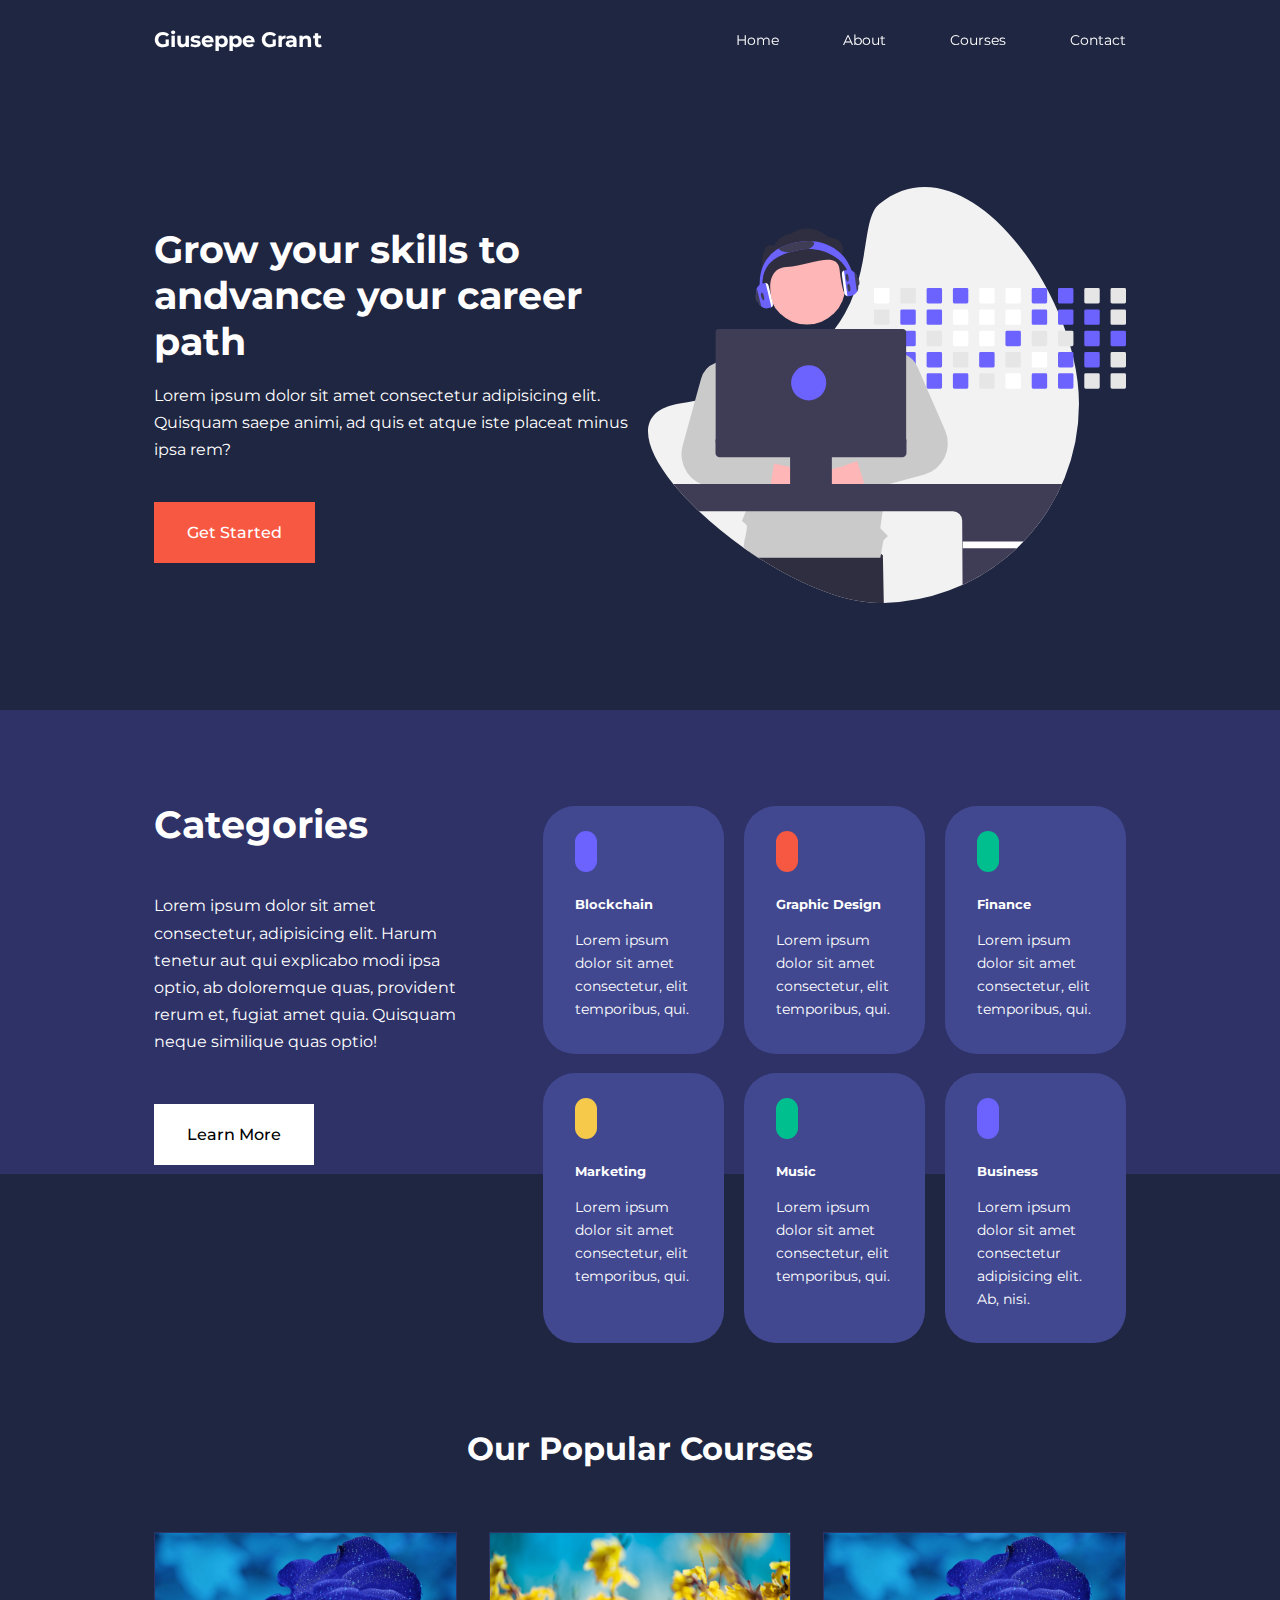
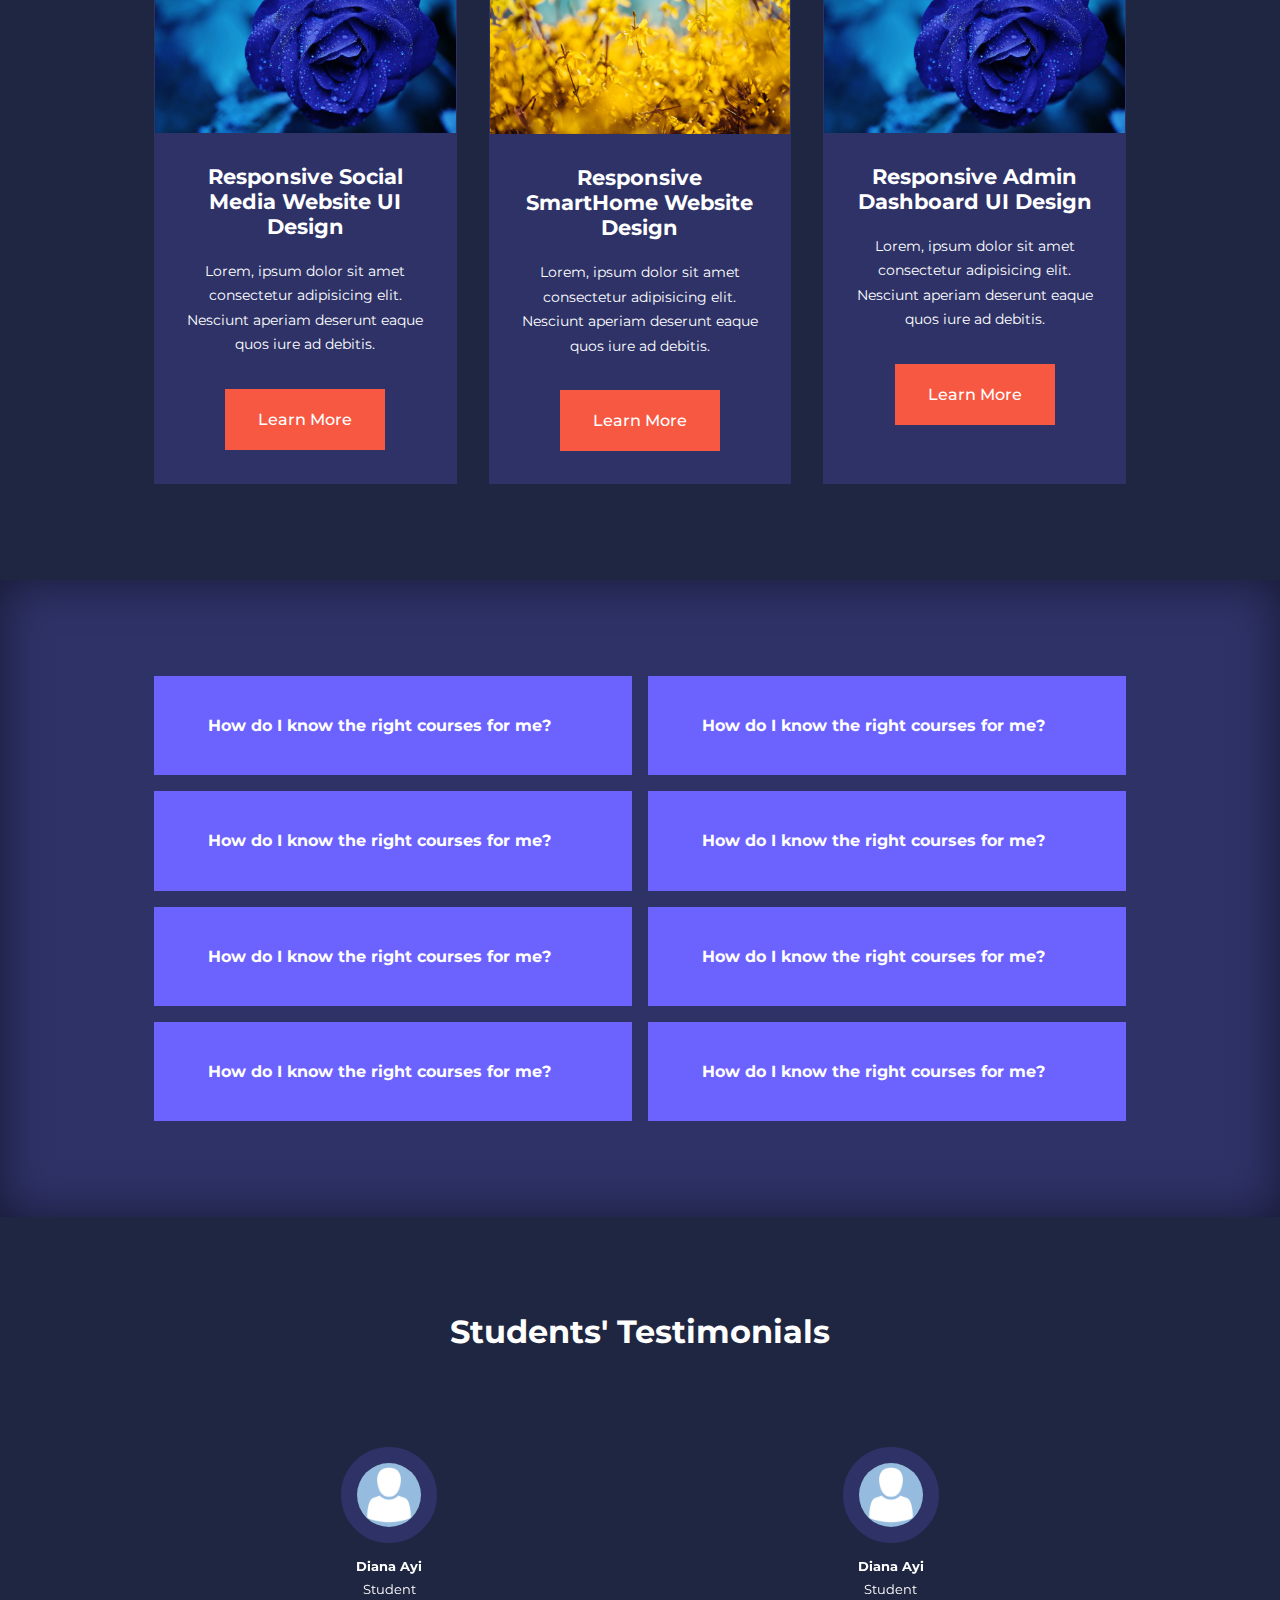
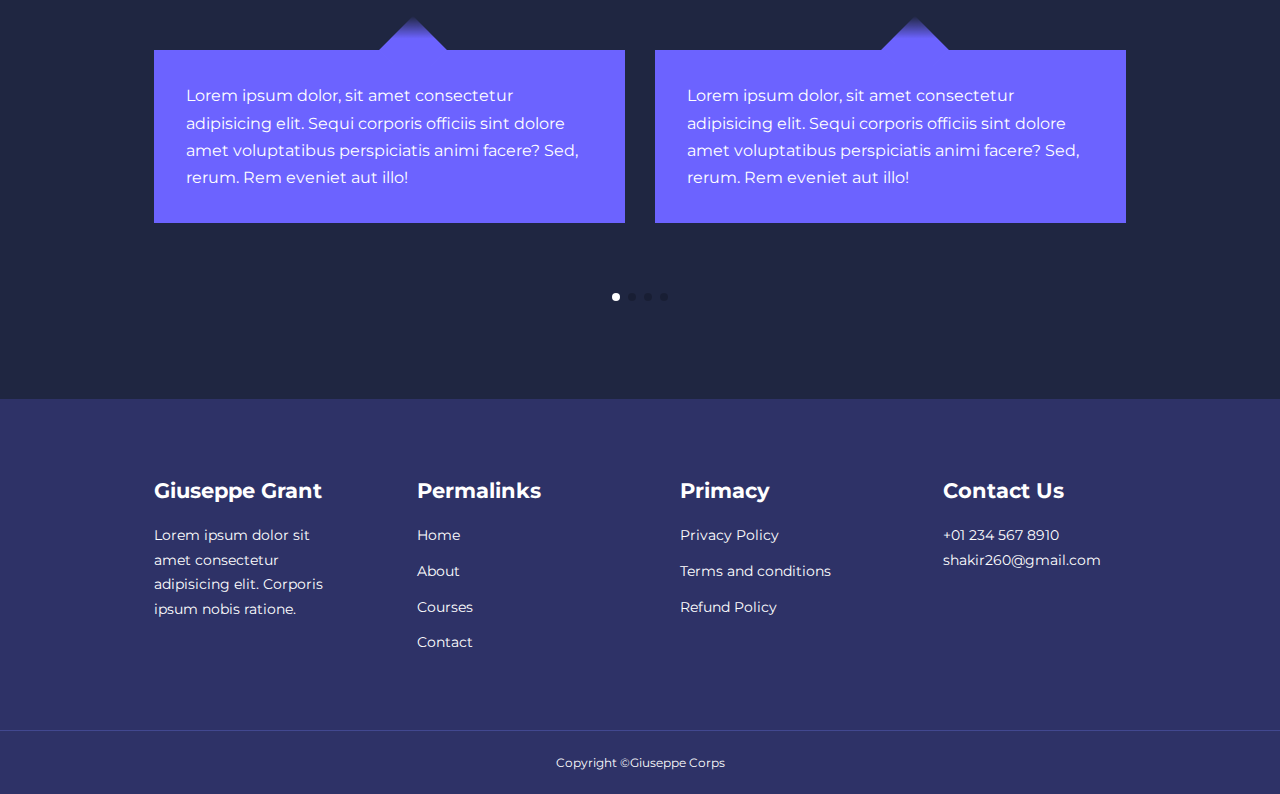
<file: docs/index.html>
<!DOCTYPE html>
<html lang="en">
  <head>
    <meta charset="UTF-8" />
    <meta http-equiv="X-UA-Compatible" content="IE=edge" />
    <meta name="viewport" content="width=device-width, initial-scale=1.0" />
    <title>
      Responsive Multipage Education Website Using HTML, CSs & JavaSCript
    </title>

    <!-- ICONSCOUT CDN -->
    <link
      rel="stylesheet"
      href="https://unicons.iconscout.com/release/v2.1.6/css/unicons.css"
    />

    <!-- GOOGLE FONTS (MONTSERRAT) -->
    <link rel="preconnect" href="https://fonts.googleapis.com" />
    <link rel="preconnect" href="https://fonts.gstatic.com" crossorigin />
    <link
      href="https://fonts.googleapis.com/css2?family=Montserrat:wght@300;400;500;600;700;800;900&display=swap"
      rel="stylesheet"
    />

    <!-- SWIPER JS -->
    <link
      rel="stylesheet"
      href="https://unpkg.com/swiper@8/swiper-bundle.min.css"
    />

    <link rel="stylesheet" href="./css/style.css" />
  </head>
  <body>
    <!--  ==========     NAVBAR     =========  -->
    <nav>
      <div class="container nav__container">
        <a href="index.html"><h4>Giuseppe Grant</h4></a>
        <ul class="nav__menu">
          <li><a href="index.html">Home</a></li>
          <li><a href="about.html">About</a></li>
          <li><a href="courses.html">Courses</a></li>
          <li><a href="contact.html">Contact</a></li>
        </ul>

        <button id="open-menu-btn"><i class="uil uil-bars"></i></button>
        <button id="close-menu-btn"><i class="uil uil-multiply"></i></button>
      </div>
    </nav>
    <!--  ==========    END OF NAVBAR     =========  -->

    <!--  ==========     HEADER     =========  -->
    <header>
      <div class="container header__container">
        <div class="header__left">
          <h1>Grow your skills to andvance your career path</h1>
          <p>
            Lorem ipsum dolor sit amet consectetur adipisicing elit. Quisquam
            saepe animi, ad quis et atque iste placeat minus ipsa rem?
          </p>
          <a href="courses.html" class="btn btn-primary">Get Started</a>
        </div>
        <div class="header__right">
          <div class="header__right-image">
            <img src="./images/header.svg" />
          </div>
        </div>
      </div>
    </header>
    <!--  ==========     END OF HEADER     =========  -->

    <!--  ==========     CATEGORIES     =========  -->
    <section class="categories">
      <div class="container categories__container">
        <div class="categories__left">
          <h1>Categories</h1>
          <p>
            Lorem ipsum dolor sit amet consectetur, adipisicing elit. Harum
            tenetur aut qui explicabo modi ipsa optio, ab doloremque quas,
            provident rerum et, fugiat amet quia. Quisquam neque similique quas
            optio!
          </p>
          <a href="#" class="btn">Learn More</a>
        </div>
        <div class="categories__right">
          <article class="category">
            <span class="category__icon">
              <i class="uil uil-bitcoin-circle"></i>
            </span>
            <h5>Blockchain</h5>
            <p>Lorem ipsum dolor sit amet consectetur, elit temporibus, qui.</p>
          </article>

          <article class="category">
            <span class="category__icon">
              <i class="uil uil-palette"></i>
            </span>
            <h5>Graphic Design</h5>
            <p>Lorem ipsum dolor sit amet consectetur, elit temporibus, qui.</p>
          </article>

          <article class="category">
            <span class="category__icon">
              <i class="uil uil-usd-circle"></i>
            </span>
            <h5>Finance</h5>
            <p>Lorem ipsum dolor sit amet consectetur, elit temporibus, qui.</p>
          </article>

          <article class="category">
            <span class="category__icon">
              <i class="uil uil-megaphone"></i>
            </span>
            <h5>Marketing</h5>
            <p>Lorem ipsum dolor sit amet consectetur, elit temporibus, qui.</p>
          </article>

          <article class="category">
            <span class="category__icon">
              <i class="uil uil-music"></i>
            </span>
            <h5>Music</h5>
            <p>Lorem ipsum dolor sit amet consectetur, elit temporibus, qui.</p>
          </article>

          <article class="category">
            <span class="category__icon">
              <i class="uil uil-puzzle-piece"></i>
            </span>
            <h5>Business</h5>
            <p>
              Lorem ipsum dolor sit amet consectetur adipisicing elit. Ab, nisi.
            </p>
          </article>
        </div>
      </div>
    </section>
    <!--  ==========     END OF CATEGORIES     =========  -->

    <!--  ==========     COURSES     =========  -->
    <section class="courses">
      <h2>Our Popular Courses</h2>
      <div class="container courses__container">
        <article class="course">
          <div class="course__image">
            <img src="./images/course1.jpg" />
          </div>
          <div class="course__info">
            <h4>Responsive Social Media Website UI Design</h4>
            <p>
              Lorem, ipsum dolor sit amet consectetur adipisicing elit. Nesciunt
              aperiam deserunt eaque quos iure ad debitis.
            </p>
            <a href="course.html" class="btn btn-primary">Learn More</a>
          </div>
        </article>

        <article class="course">
          <div class="course__image">
            <img src="./images/course2.jpg" alt="" srcset="" />
          </div>
          <div class="course__info">
            <h4>Responsive SmartHome Website Design</h4>
            <p>
              Lorem, ipsum dolor sit amet consectetur adipisicing elit. Nesciunt
              aperiam deserunt eaque quos iure ad debitis.
            </p>
            <a href="course.html" class="btn btn-primary">Learn More</a>
          </div>
        </article>

        <article class="course">
          <div class="course__image">
            <img src="./images/course3.jpg" alt="" srcset="" />
          </div>
          <div class="course__info">
            <h4>Responsive Admin Dashboard UI Design</h4>
            <p>
              Lorem, ipsum dolor sit amet consectetur adipisicing elit. Nesciunt
              aperiam deserunt eaque quos iure ad debitis.
            </p>
            <a href="course.html" class="btn btn-primary">Learn More</a>
          </div>
        </article>
      </div>
    </section>
    <!--  ==========     END OF COURSES     =========  -->

    <!--  ==========     FQAs     =========  -->
    <section class="faqs">
      <div class="container faqs__container">
        <article class="faq">
          <div class="faq__icon"><i class="uil uil-plus"></i></div>
          <div class="question__answer">
            <h4>How do I know the right courses for me?</h4>
            <p>
              Lorem ipsum dolor sit amet consectetur adipisicing elit. Velit
              laudantium quis qui similique quidem at voluptatem ex. Est dolorum
              minima dolor aut ut, accusantium vitae architecto aliquid nostrum
              numquam quibusdam.
            </p>
          </div>
        </article>

        <article class="faq">
          <div class="faq__icon"><i class="uil uil-plus"></i></div>
          <div class="question__answer">
            <h4>How do I know the right courses for me?</h4>
            <p>
              Lorem ipsum dolor sit amet consectetur adipisicing elit. Velit
              laudantium quis qui similique quidem at voluptatem ex. Est dolorum
              minima dolor aut ut, accusantium vitae architecto aliquid nostrum
              numquam quibusdam.
            </p>
          </div>
        </article>

        <article class="faq">
          <div class="faq__icon"><i class="uil uil-plus"></i></div>
          <div class="question__answer">
            <h4>How do I know the right courses for me?</h4>
            <p>
              Lorem ipsum dolor sit amet consectetur adipisicing elit. Velit
              laudantium quis qui similique quidem at voluptatem ex. Est dolorum
              minima dolor aut ut, accusantium vitae architecto aliquid nostrum
              numquam quibusdam.
            </p>
          </div>
        </article>

        <article class="faq">
          <div class="faq__icon"><i class="uil uil-plus"></i></div>
          <div class="question__answer">
            <h4>How do I know the right courses for me?</h4>
            <p>
              Lorem ipsum dolor sit amet consectetur adipisicing elit. Velit
              laudantium quis qui similique quidem at voluptatem ex. Est dolorum
              minima dolor aut ut, accusantium vitae architecto aliquid nostrum
              numquam quibusdam.
            </p>
          </div>
        </article>

        <article class="faq">
          <div class="faq__icon"><i class="uil uil-plus"></i></div>
          <div class="question__answer">
            <h4>How do I know the right courses for me?</h4>
            <p>
              Lorem ipsum dolor sit amet consectetur adipisicing elit. Velit
              laudantium quis qui similique quidem at voluptatem ex. Est dolorum
              minima dolor aut ut, accusantium vitae architecto aliquid nostrum
              numquam quibusdam.
            </p>
          </div>
        </article>

        <article class="faq">
          <div class="faq__icon"><i class="uil uil-plus"></i></div>
          <div class="question__answer">
            <h4>How do I know the right courses for me?</h4>
            <p>
              Lorem ipsum dolor sit amet consectetur adipisicing elit. Velit
              laudantium quis qui similique quidem at voluptatem ex. Est dolorum
              minima dolor aut ut, accusantium vitae architecto aliquid nostrum
              numquam quibusdam.
            </p>
          </div>
        </article>

        <article class="faq">
          <div class="faq__icon"><i class="uil uil-plus"></i></div>
          <div class="question__answer">
            <h4>How do I know the right courses for me?</h4>
            <p>
              Lorem ipsum dolor sit amet consectetur adipisicing elit. Velit
              laudantium quis qui similique quidem at voluptatem ex. Est dolorum
              minima dolor aut ut, accusantium vitae architecto aliquid nostrum
              numquam quibusdam.
            </p>
          </div>
        </article>

        <article class="faq">
          <div class="faq__icon"><i class="uil uil-plus"></i></div>
          <div class="question__answer">
            <h4>How do I know the right courses for me?</h4>
            <p>
              Lorem ipsum dolor sit amet consectetur adipisicing elit. Velit
              laudantium quis qui similique quidem at voluptatem ex. Est dolorum
              minima dolor aut ut, accusantium vitae architecto aliquid nostrum
              numquam quibusdam.
            </p>
          </div>
        </article>
      </div>
    </section>
    <!--  ==========     END OF FQAs     =========  -->

    <!--  ==========     SECTION     =========  -->
    <section class="container testimonials__container mySwiper">
      <h2>Students' Testimonials</h2>
      <div class="swiper-wrapper">
        <article class="testimonial swiper-slide">
          <div class="avatar">
            <img src="./images/avatar1.png" />
          </div>
          <div class="testimonial__info">
            <h5>Diana Ayi</h5>
            <small>Student</small>
          </div>
          <div class="testimonial__body">
            <p>
              Lorem ipsum dolor, sit amet consectetur adipisicing elit. Sequi
              corporis officiis sint dolore amet voluptatibus perspiciatis animi
              facere? Sed, rerum. Rem eveniet aut illo!
            </p>
          </div>
        </article>

        <article class="testimonial swiper-slide">
          <div class="avatar">
            <img src="./images/avatar2.png" />
          </div>
          <div class="testimonial__info">
            <h5>Diana Ayi</h5>
            <small>Student</small>
          </div>
          <div class="testimonial__body">
            <p>
              Lorem ipsum dolor, sit amet consectetur adipisicing elit. Sequi
              corporis officiis sint dolore amet voluptatibus perspiciatis animi
              facere? Sed, rerum. Rem eveniet aut illo!
            </p>
          </div>
        </article>

        <article class="testimonial swiper-slide">
          <div class="avatar">
            <img src="./images/avatar3.png" />
          </div>
          <div class="testimonial__info">
            <h5>Diana Ayi</h5>
            <small>Student</small>
          </div>
          <div class="testimonial__body">
            <p>
              Lorem ipsum dolor, sit amet consectetur adipisicing elit. Sequi
              corporis officiis sint dolore amet voluptatibus perspiciatis animi
              facere? Sed, rerum. Rem eveniet aut illo!
            </p>
          </div>
        </article>

        <article class="testimonial swiper-slide">
          <div class="avatar">
            <img src="./images/avatar4.png" />
          </div>
          <div class="testimonial__info">
            <h5>Diana Ayi</h5>
            <small>Student</small>
          </div>
          <div class="testimonial__body">
            <p>
              Lorem ipsum dolor, sit amet consectetur adipisicing elit. Sequi
              corporis officiis sint dolore amet voluptatibus perspiciatis animi
              facere? Sed, rerum. Rem eveniet aut illo!
            </p>
          </div>
        </article>

        <article class="testimonial swiper-slide">
          <div class="avatar">
            <img src="./images/avatar5.png" />
          </div>
          <div class="testimonial__info">
            <h5>Diana Ayi</h5>
            <small>Student</small>
          </div>
          <div class="testimonial__body">
            <p>
              Lorem ipsum dolor, sit amet consectetur adipisicing elit. Sequi
              corporis officiis sint dolore amet voluptatibus perspiciatis animi
              facere? Sed, rerum. Rem eveniet aut illo!
            </p>
          </div>
        </article>
      </div>
      <div class="swiper-pagination"></div>
    </section>
    <!--  ==========     END OF SECTION     =========  -->

    <!--  ==========     FOOTER     =========  -->
    <footer class="footer">
      <div class="container footer__container">
        <div class="footer__1">
          <a href="index.html" class="footer__logo"><h4>Giuseppe Grant</h4></a>
          <p>
            Lorem ipsum dolor sit amet consectetur adipisicing elit. Corporis
            ipsum nobis ratione.
          </p>
        </div>
        <div class="footer__2">
          <h4>Permalinks</h4>
          <ul class="permalinks">
            <li><a href="index.html">Home</a></li>
            <li><a href="about.html">About</a></li>
            <li><a href="courses.html">Courses</a></li>
            <li><a href="contact.html">Contact</a></li>
          </ul>
        </div>
        <div class="footer__3">
          <h4>Primacy</h4>
          <ul class="privacy">
            <li><a href="#">Privacy Policy</a></li>
            <li><a href="#">Terms and conditions</a></li>
            <li><a href="#">Refund Policy</a></li>
          </ul>
        </div>
        <div class="footer__4">
          <h4>Contact Us</h4>
          <div>
            <p>+01 234 567 8910</p>
            <p>shakir260@gmail.com</p>
          </div>
          <ul class="footer__socials">
          <li>
            <a href="#"><i class="uil uil-facebook-f"></i></a>
          </li>
          <li>
            <a href="#"><i class="uil uil-instagram-alt"></i></a>
          </li>
          <li>
            <a href="#"><i class="uil uil-twitter"></i></a>
          </li>
          <li>
            <a href="#"><i class="uil uil-linkedin-alt"></i></a>
          </li>
        </ul>
        </div>
      </div>
      
      <div class="footer__copyright">
        <small>Copyright &copy;Giuseppe Corps</small>
      </div>
    </footer>
    <!--  ==========     END OF FOOTER     =========  -->

    <script src="https://unpkg.com/swiper@8/swiper-bundle.min.js"></script>
    <script src="./main.js"></script>
  </body>
</html>
</file>
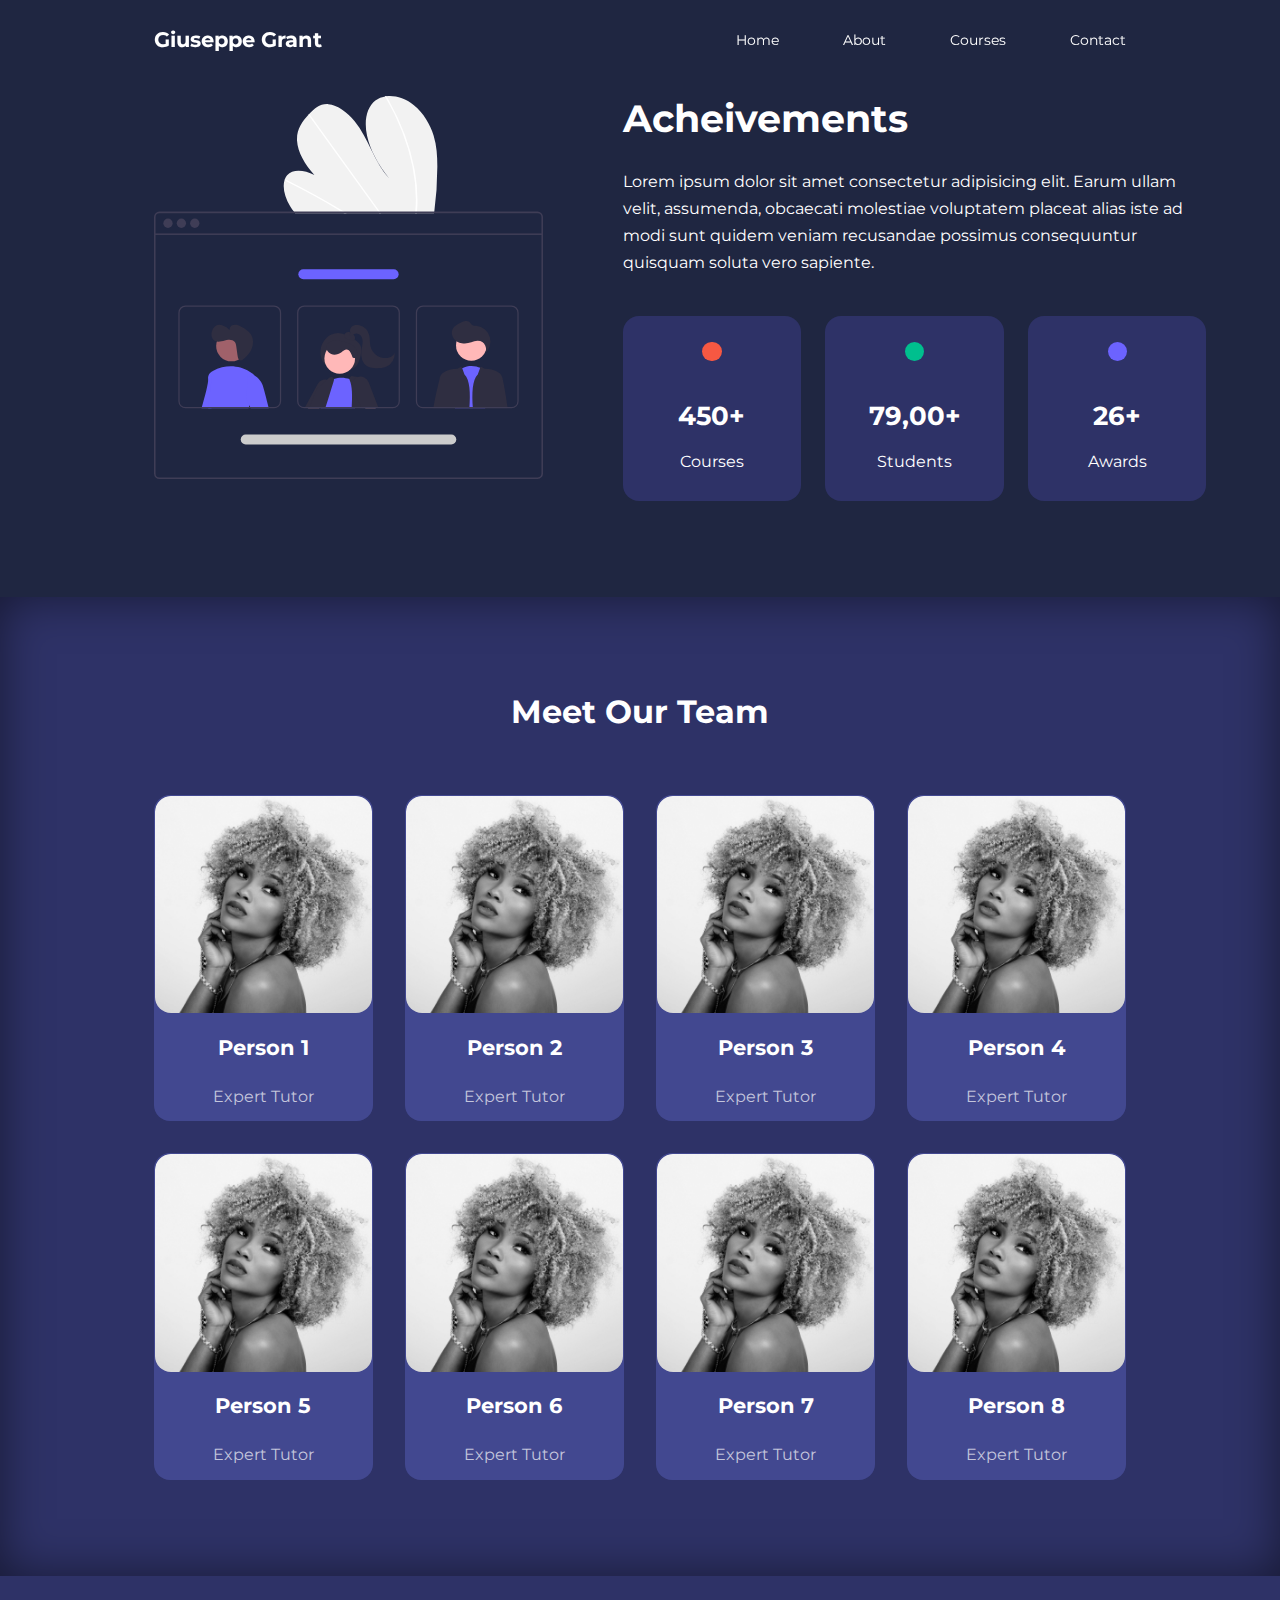
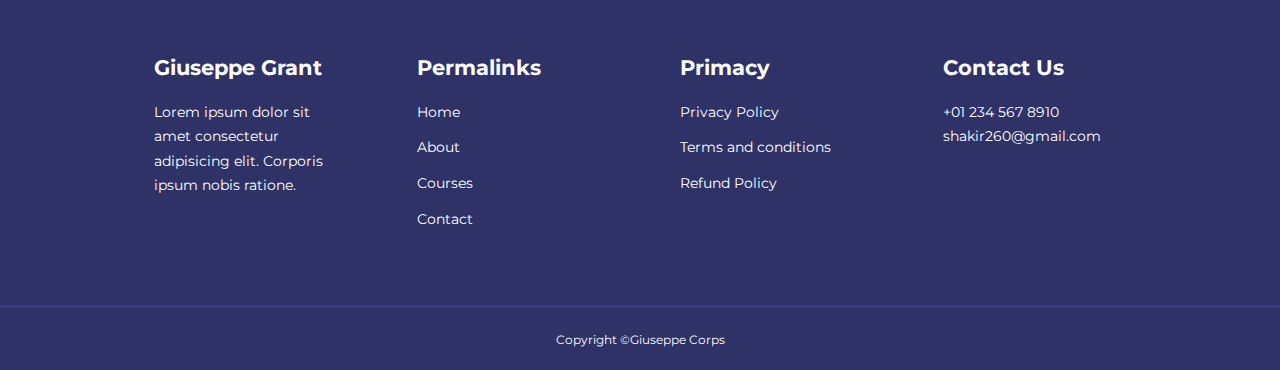
<file: docs/about.html>
<!DOCTYPE html>
<html lang="en">
  <head>
    <meta charset="UTF-8" />
    <meta http-equiv="X-UA-Compatible" content="IE=edge" />
    <meta name="viewport" content="width=device-width, initial-scale=1.0" />
    <title>
      Responsive Multipage Education Website Using HTML, CSs & JavaSCript
    </title>

    <!-- ICONSCOUT CDN -->
    <link
      rel="stylesheet"
      href="https://unicons.iconscout.com/release/v2.1.6/css/unicons.css"
    />

    <!-- GOOGLE FONTS (MONTSERRAT) -->
    <link rel="preconnect" href="https://fonts.googleapis.com" />
    <link rel="preconnect" href="https://fonts.gstatic.com" crossorigin />
    <link
      href="https://fonts.googleapis.com/css2?family=Montserrat:wght@300;400;500;600;700;800;900&display=swap"
      rel="stylesheet"
    />

    <link rel="stylesheet" href="./css/style.css" />
    <link rel="stylesheet" href="./css/about.css" />
  </head>
  <body>
    <!--  ==========     NAVBAR     =========  -->
    <nav>
      <div class="container nav__container">
        <a href="index.html"><h4>Giuseppe Grant</h4></a>
        <ul class="nav__menu">
          <li><a href="index.html">Home</a></li>
          <li><a href="about.html">About</a></li>
          <li><a href="courses.html">Courses</a></li>
          <li><a href="contact.html">Contact</a></li>
        </ul>

        <button id="open-menu-btn"><i class="uil uil-bars"></i></button>
        <button id="close-menu-btn"><i class="uil uil-multiply"></i></button>
      </div>
    </nav>
    <!--  ==========    END OF NAVBAR     =========  -->

    <!--  ==========     ACHIEVEMENT     =========  -->
    <section class="about__achievements">
      <div class="container about__achievements-container">
        <div class="about__achievements-left">
          <img src="./images/about achievements.svg" />
        </div>
        <div class="about__achievements-right">
          <h1>Acheivements</h1>
          <p>
            Lorem ipsum dolor sit amet consectetur adipisicing elit. Earum ullam
            velit, assumenda, obcaecati molestiae voluptatem placeat alias iste
            ad modi sunt quidem veniam recusandae possimus consequuntur quisquam
            soluta vero sapiente.
          </p>
          <div class="achievements__cards">
            <article class="achievement__card">
              <span class="achievement__icon">
                <i class="ui uil-video"></i>
              </span>
              <h3>450+</h3>
              <p>Courses</p>
            </article>

            <article class="achievement__card">
              <span class="achievement__icon">
                <i class="ui uil-users-alt"></i>
              </span>
              <h3>79,00+</h3>
              <p>Students</p>
            </article>

            <article class="achievement__card">
              <span class="achievement__icon">
                <i class="ui uil-trophy"></i>
              </span>
              <h3>26+</h3>
              <p>Awards</p>
            </article>
          </div>
        </div>
      </div>
    </section>
    <!--  ==========     END OF ACHIEVEMENT     =========  -->

    <!--  ==========     TEAM     =========  -->
    <section class="team">
      <h2>Meet Our Team</h2>
      <div class="container team__container">
        <article class="team__member">
          <div class="team__member-image">
            <img src="./images/tm1.jpg" />
          </div>
          <div class="team__member-info">
            <h4>Person 1</h4>
            <p>Expert Tutor</p>
          </div>
          <div class="team__member-socials">
            <a href="https://instagram.com" target="_blank"
              ><i class="uil uil-instagram"></i
            ></a>
            <a href="https://twitter.com" target="_blank"
              ><i class="uil uil-twitter-alt"></i
            ></a>
            <a href="https://linkedin.com" target="_blank"
              ><i class="uil uil-linkedin-alt"></i
            ></a>
          </div>
        </article>
        <article class="team__member">
          <div class="team__member-image">
            <img src="./images/tm2.jpg" />
          </div>
          <div class="team__member-info">
            <h4>Person 2</h4>
            <p>Expert Tutor</p>
          </div>
          <div class="team__member-socials">
            <a href="https://instagram.com" target="_blank"
              ><i class="uil uil-instagram"></i
            ></a>
            <a href="https://twitter.com" target="_blank"
              ><i class="uil uil-twitter-alt"></i
            ></a>
            <a href="https://linkedin.com" target="_blank"
              ><i class="uil uil-linkedin-alt"></i
            ></a>
          </div>
        </article>
        <article class="team__member">
          <div class="team__member-image">
            <img src="./images/tm3.jpg" />
          </div>
          <div class="team__member-info">
            <h4>Person 3</h4>
            <p>Expert Tutor</p>
          </div>
          <div class="team__member-socials">
            <a href="https://instagram.com" target="_blank"
              ><i class="uil uil-instagram"></i
            ></a>
            <a href="https://twitter.com" target="_blank"
              ><i class="uil uil-twitter-alt"></i
            ></a>
            <a href="https://linkedin.com" target="_blank"
              ><i class="uil uil-linkedin-alt"></i
            ></a>
          </div>
        </article>
        <article class="team__member">
          <div class="team__member-image">
            <img src="./images/tm4.jpg" />
          </div>
          <div class="team__member-info">
            <h4>Person 4</h4>
            <p>Expert Tutor</p>
          </div>
          <div class="team__member-socials">
            <a href="https://instagram.com" target="_blank"
              ><i class="uil uil-instagram"></i
            ></a>
            <a href="https://twitter.com" target="_blank"
              ><i class="uil uil-twitter-alt"></i
            ></a>
            <a href="https://linkedin.com" target="_blank"
              ><i class="uil uil-linkedin-alt"></i
            ></a>
          </div>
        </article>
        <article class="team__member">
          <div class="team__member-image">
            <img src="./images/tm5.jpg" />
          </div>
          <div class="team__member-info">
            <h4>Person 5</h4>
            <p>Expert Tutor</p>
          </div>
          <div class="team__member-socials">
            <a href="https://instagram.com" target="_blank"
              ><i class="uil uil-instagram"></i
            ></a>
            <a href="https://twitter.com" target="_blank"
              ><i class="uil uil-twitter-alt"></i
            ></a>
            <a href="https://linkedin.com" target="_blank"
              ><i class="uil uil-linkedin-alt"></i
            ></a>
          </div>
        </article>
        <article class="team__member">
          <div class="team__member-image">
            <img src="./images/tm6.jpg" />
          </div>
          <div class="team__member-info">
            <h4>Person 6</h4>
            <p>Expert Tutor</p>
          </div>
          <div class="team__member-socials">
            <a href="https://instagram.com" target="_blank"
              ><i class="uil uil-instagram"></i
            ></a>
            <a href="https://twitter.com" target="_blank"
              ><i class="uil uil-twitter-alt"></i
            ></a>
            <a href="https://linkedin.com" target="_blank"
              ><i class="uil uil-linkedin-alt"></i
            ></a>
          </div>
        </article>
        <article class="team__member">
          <div class="team__member-image">
            <img src="./images/tm7.jpg" />
          </div>
          <div class="team__member-info">
            <h4>Person 7</h4>
            <p>Expert Tutor</p>
          </div>
          <div class="team__member-socials">
            <a href="https://instagram.com" target="_blank"
              ><i class="uil uil-instagram"></i
            ></a>
            <a href="https://twitter.com" target="_blank"
              ><i class="uil uil-twitter-alt"></i
            ></a>
            <a href="https://linkedin.com" target="_blank"
              ><i class="uil uil-linkedin-alt"></i
            ></a>
          </div>
        </article>
        <article class="team__member">
          <div class="team__member-image">
            <img src="./images/tm8.jpg" />
          </div>
          <div class="team__member-info">
            <h4>Person 8</h4>
            <p>Expert Tutor</p>
          </div>
          <div class="team__member-socials">
            <a href="https://instagram.com" target="_blank"
              ><i class="uil uil-instagram"></i
            ></a>
            <a href="https://twitter.com" target="_blank"
              ><i class="uil uil-twitter-alt"></i
            ></a>
            <a href="https://linkedin.com" target="_blank"
              ><i class="uil uil-linkedin-alt"></i
            ></a>
          </div>
        </article>
      </div>
    </section>
    <!--  ==========     END OF TEAM     =========  -->

    <!--  ==========     FOOTER     =========  -->
    <footer class="footer">
      <div class="container footer__container">
        <div class="footer__1">
          <a href="index.html" class="footer__logo"><h4>Giuseppe Grant</h4></a>
          <p>
            Lorem ipsum dolor sit amet consectetur adipisicing elit. Corporis
            ipsum nobis ratione.
          </p>
        </div>
        <div class="footer__2">
          <h4>Permalinks</h4>
          <ul class="permalinks">
            <li><a href="index.html">Home</a></li>
            <li><a href="about.html">About</a></li>
            <li><a href="courses.html">Courses</a></li>
            <li><a href="contact.html">Contact</a></li>
          </ul>
        </div>
        <div class="footer__3">
          <h4>Primacy</h4>
          <ul class="privacy">
            <li><a href="#">Privacy Policy</a></li>
            <li><a href="#">Terms and conditions</a></li>
            <li><a href="#">Refund Policy</a></li>
          </ul>
        </div>
        <div class="footer__4">
          <h4>Contact Us</h4>
          <div>
            <p>+01 234 567 8910</p>
            <p>shakir260@gmail.com</p>
          </div>
          <ul class="footer__socials">
            <li>
              <a href="#"><i class="uil uil-facebook-f"></i></a>
            </li>
            <li>
              <a href="#"><i class="uil uil-instagram-alt"></i></a>
            </li>
            <li>
              <a href="#"><i class="uil uil-twitter"></i></a>
            </li>
            <li>
              <a href="#"><i class="uil uil-linkedin-alt"></i></a>
            </li>
          </ul>
        </div>
      </div>

      <div class="footer__copyright">
        <small>Copyright &copy;Giuseppe Corps</small>
      </div>
    </footer>
    <!--  ==========     END OF FOOTER     =========  -->

    <script src="./main.js"></script>
  </body>
</html>
</file>
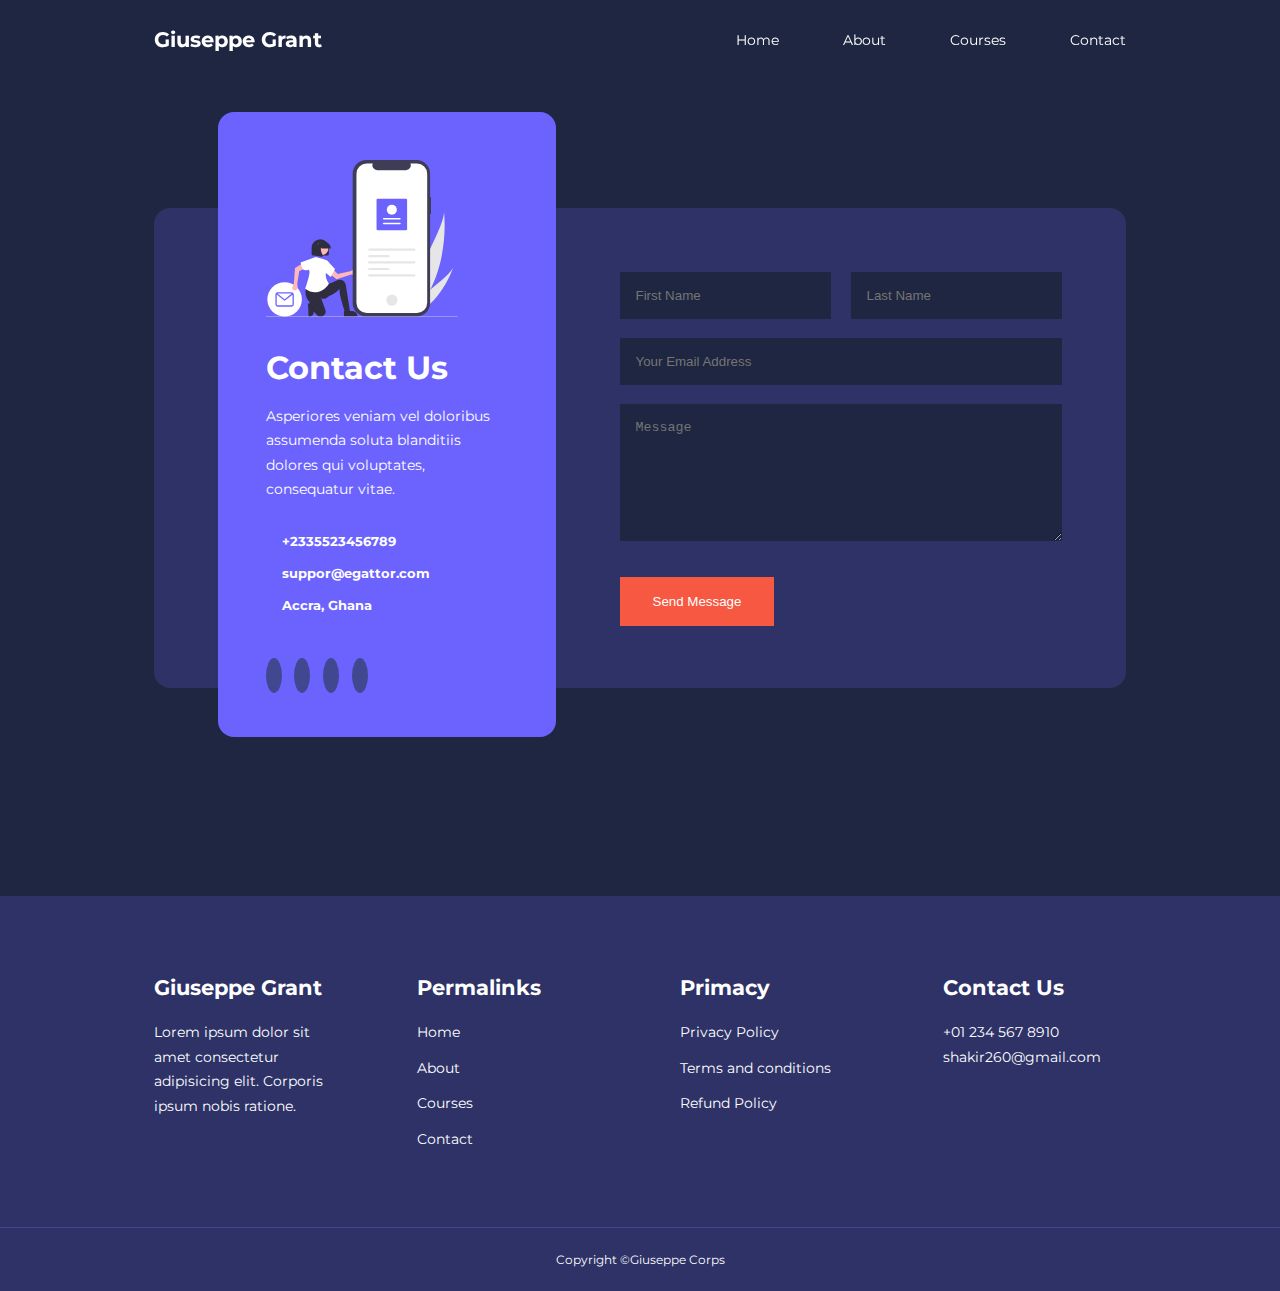
<file: docs/contact.html>
<!DOCTYPE html>
<html lang="en">
  <head>
    <meta charset="UTF-8" />
    <meta http-equiv="X-UA-Compatible" content="IE=edge" />
    <meta name="viewport" content="width=device-width, initial-scale=1.0" />
    <title>
      Responsive Multipage Education Website Using HTML, CSs & JavaSCript
    </title>

    <!-- ICONSCOUT CDN -->
    <link
      rel="stylesheet"
      href="https://unicons.iconscout.com/release/v2.1.6/css/unicons.css"
    />

    <!-- GOOGLE FONTS (MONTSERRAT) -->
    <link rel="preconnect" href="https://fonts.googleapis.com" />
    <link rel="preconnect" href="https://fonts.gstatic.com" crossorigin />
    <link
      href="https://fonts.googleapis.com/css2?family=Montserrat:wght@300;400;500;600;700;800;900&display=swap"
      rel="stylesheet"
    />

    <link rel="stylesheet" href="./css/style.css" />
    <link rel="stylesheet" href="./css/contact.css">
  </head>
  <body>
    <!--  ==========     NAVBAR     =========  -->
    <nav>
      <div class="container nav__container">
        <a href="index.html"><h4>Giuseppe Grant</h4></a>
        <ul class="nav__menu">
          <li><a href="index.html">Home</a></li>
          <li><a href="about.html">About</a></li>
          <li><a href="courses.html">Courses</a></li>
          <li><a href="contact.html">Contact</a></li>
        </ul>

        <button id="open-menu-btn"><i class="uil uil-bars"></i></button>
        <button id="close-menu-btn"><i class="uil uil-multiply"></i></button>
      </div>
    </nav>
    <!--  ==========    END OF NAVBAR     =========  -->

    <section class="contact">
      <div class="container contact__container">
        <aside class="contact__aside">
          <div class="aside__image">
            <img src="./images/contact.svg" />
          </div>
          <h2>Contact Us</h2>
          <p>
            Asperiores veniam vel doloribus assumenda soluta blanditiis dolores
            qui voluptates, consequatur vitae.
          </p>
          <ul class="contact__details">
            <li>
              <i class="uil uil-phone-times"></i>
              <h5>+2335523456789</h5>
            </li>
            <li>
              <i class="uil uil-envelope"></i>
              <h5>suppor@egattor.com</h5>
            </li>
            <li>
              <i class="uil uil-location-point"></i>
              <h5>Accra, Ghana</h5>
            </li>
          </ul>
          <ul class="contact__socials">
            <li>
              <a href="https://facebook.com"
                ><i class="uil uil-facebook-f"></i
              ></a>
            </li>
            <li>
              <a href="https://instagram.com"
                ><i class="uil uil-instagram"></i
              ></a>
            </li>
            <li>
              <a href="https://twitter.com"><i class="uil uil-twitter"></i></a>
            </li>
            <li>
              <a href="https://linkedin.com"
                ><i class="uil uil-linkedin-alt"></i
              ></a>
            </li>
          </ul>
        </aside>
        <form action="https://formspree.io/f/mayvjrkp" class="contact__form" method="POST" >
            <div class="form__name">
                <input type="text" name="First Name" placeholder="First Name" required>
                <input type="text" name="Last Name" placeholder="Last Name" required>
            </div>
            <input type="email" name="Email Address" placeholder="Your Email Address" required>
            <textarea name="Message" rows="7" placeholder="Message"></textarea>
            <button type="submit" class="btn btn-primary">Send Message</button>
        </form>
      </div>
    </section>

    <!--  ==========     FOOTER     =========  -->
    <footer class="footer">
      <div class="container footer__container">
        <div class="footer__1">
          <a href="index.html" class="footer__logo"><h4>Giuseppe Grant</h4></a>
          <p>
            Lorem ipsum dolor sit amet consectetur adipisicing elit. Corporis
            ipsum nobis ratione.
          </p>
        </div>
        <div class="footer__2">
          <h4>Permalinks</h4>
          <ul class="permalinks">
            <li><a href="index.html">Home</a></li>
            <li><a href="about.html">About</a></li>
            <li><a href="courses.html">Courses</a></li>
            <li><a href="contact.html">Contact</a></li>
          </ul>
        </div>
        <div class="footer__3">
          <h4>Primacy</h4>
          <ul class="privacy">
            <li><a href="#">Privacy Policy</a></li>
            <li><a href="#">Terms and conditions</a></li>
            <li><a href="#">Refund Policy</a></li>
          </ul>
        </div>
        <div class="footer__4">
          <h4>Contact Us</h4>
          <div>
            <p>+01 234 567 8910</p>
            <p>shakir260@gmail.com</p>
          </div>
          <ul class="footer__socials">
            <li>
              <a href="#"><i class="uil uil-facebook-f"></i></a>
            </li>
            <li>
              <a href="#"><i class="uil uil-instagram-alt"></i></a>
            </li>
            <li>
              <a href="#"><i class="uil uil-twitter"></i></a>
            </li>
            <li>
              <a href="#"><i class="uil uil-linkedin-alt"></i></a>
            </li>
          </ul>
        </div>
      </div>

      <div class="footer__copyright">
        <small>Copyright &copy;Giuseppe Corps</small>
      </div>
    </footer>
    <!--  ==========     END OF FOOTER     =========  -->

    <script src="./main.js"></script>
  </body>
</html>
</file>
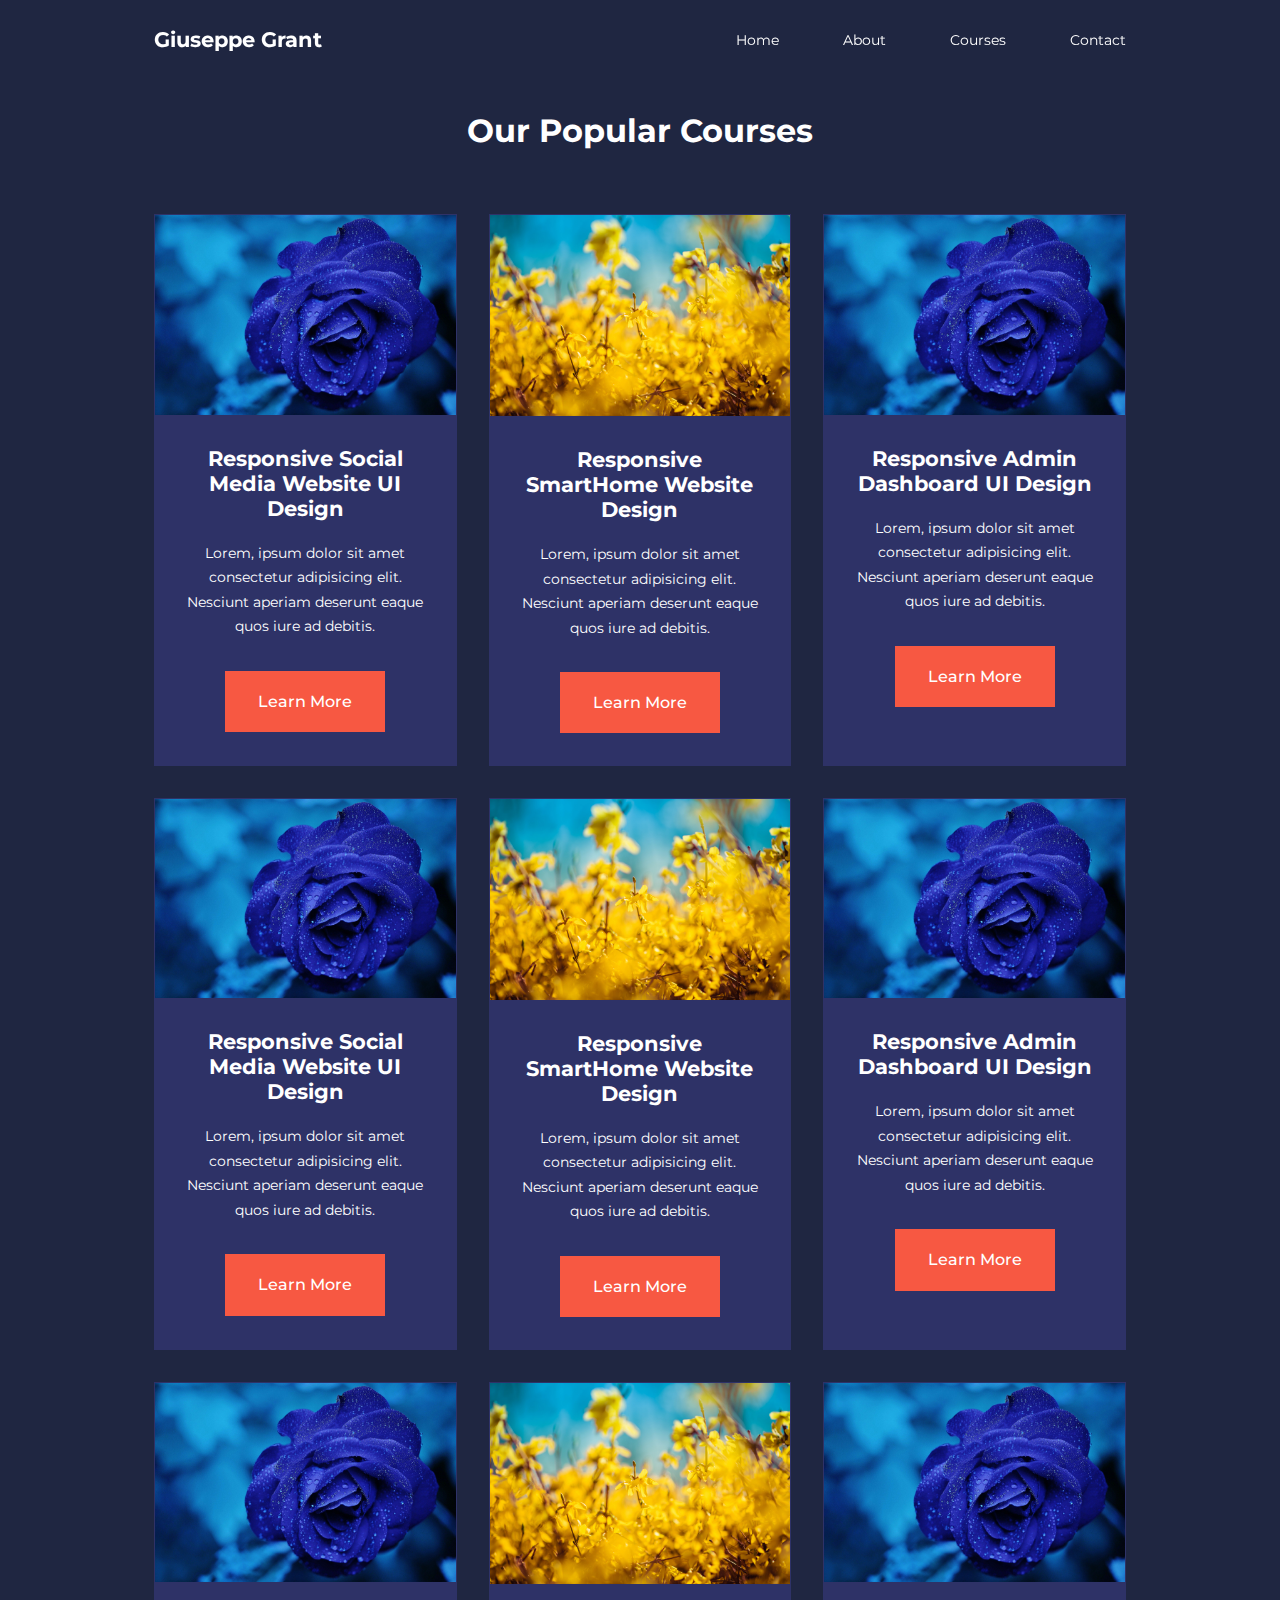
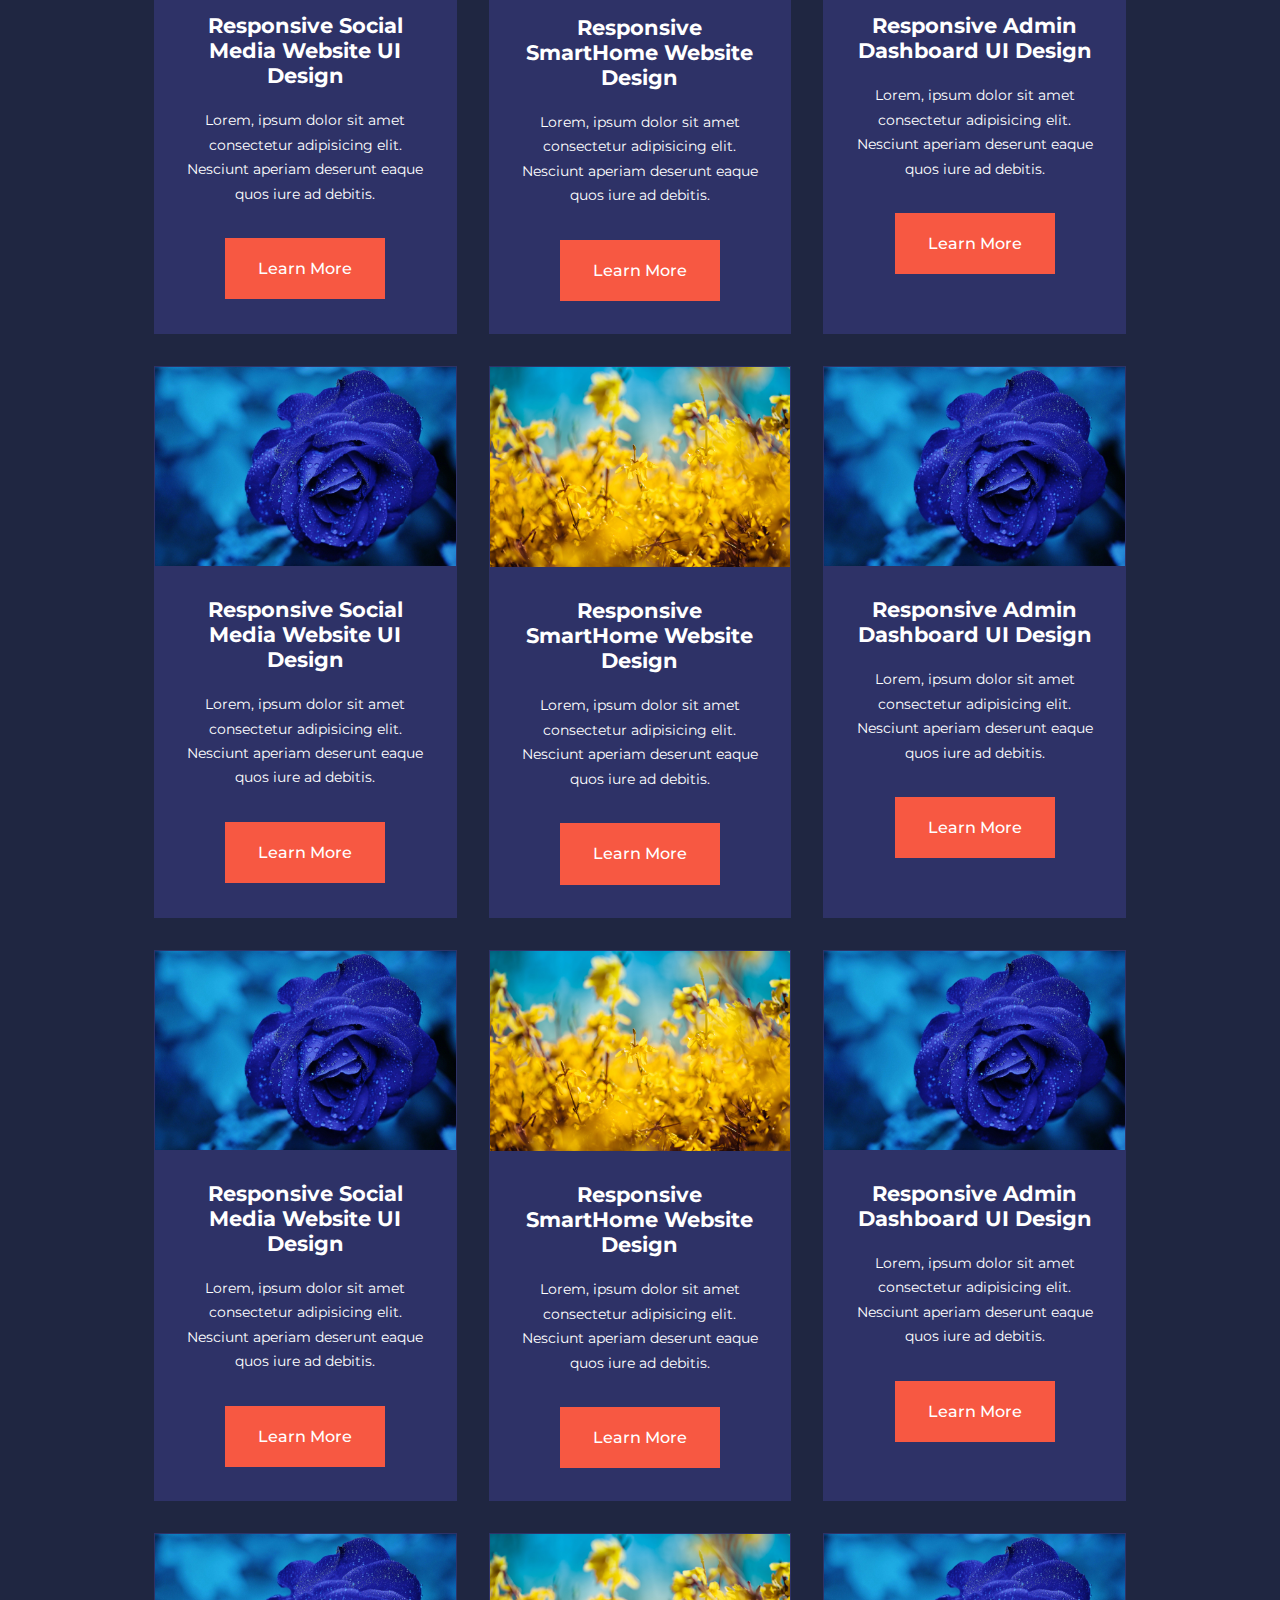
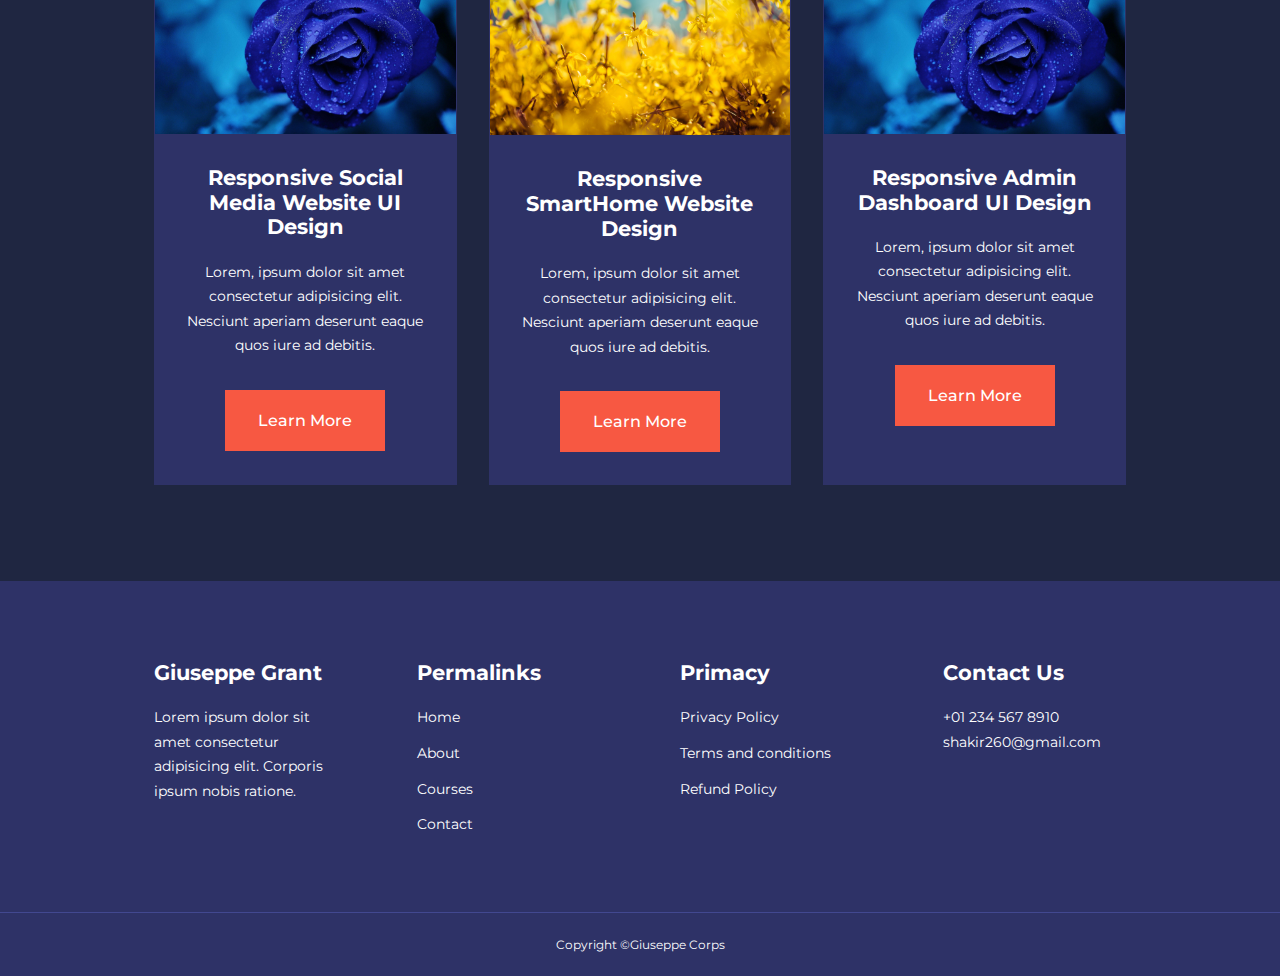
<file: docs/courses.html>
<!DOCTYPE html>
<html lang="en">
  <head>
    <meta charset="UTF-8" />
    <meta http-equiv="X-UA-Compatible" content="IE=edge" />
    <meta name="viewport" content="width=device-width, initial-scale=1.0" />
    <title>
      Responsive Multipage Education Website Using HTML, CSs & JavaSCript
    </title>

    <!-- ICONSCOUT CDN -->
    <link
      rel="stylesheet"
      href="https://unicons.iconscout.com/release/v2.1.6/css/unicons.css"
    />

    <!-- GOOGLE FONTS (MONTSERRAT) -->
    <link rel="preconnect" href="https://fonts.googleapis.com" />
    <link rel="preconnect" href="https://fonts.gstatic.com" crossorigin />
    <link
      href="https://fonts.googleapis.com/css2?family=Montserrat:wght@300;400;500;600;700;800;900&display=swap"
      rel="stylesheet"
    />

    <link rel="stylesheet" href="./css/style.css" />
    <style>
        .courses{
            margin-top: 1rem;
        }
    </style>
  </head>
  <body>
    <!--  ==========     NAVBAR     =========  -->
    <nav>
      <div class="container nav__container">
        <a href="index.html"><h4>Giuseppe Grant</h4></a>
        <ul class="nav__menu">
          <li><a href="index.html">Home</a></li>
          <li><a href="about.html">About</a></li>
          <li><a href="courses.html">Courses</a></li>
          <li><a href="contact.html">Contact</a></li>
        </ul>

        <button id="open-menu-btn"><i class="uil uil-bars"></i></button>
        <button id="close-menu-btn"><i class="uil uil-multiply"></i></button>
      </div>
    </nav>
    <!--  ==========    END OF NAVBAR     =========  -->
      
    <!--  ==========     COURSES     =========  -->
    <section class="courses">
      <h2>Our Popular Courses</h2>
      <div class="container courses__container">
        <article class="course">
          <div class="course__image">
            <img src="./images/course1.jpg" />
          </div>
          <div class="course__info">
            <h4>Responsive Social Media Website UI Design</h4>
            <p>
              Lorem, ipsum dolor sit amet consectetur adipisicing elit. Nesciunt
              aperiam deserunt eaque quos iure ad debitis.
            </p>
            <a href="course.html" class="btn btn-primary">Learn More</a>
          </div>
        </article>

        <article class="course">
          <div class="course__image">
            <img src="./images/course2.jpg" alt="" srcset="" />
          </div>
          <div class="course__info">
            <h4>Responsive SmartHome Website Design</h4>
            <p>
              Lorem, ipsum dolor sit amet consectetur adipisicing elit. Nesciunt
              aperiam deserunt eaque quos iure ad debitis.
            </p>
            <a href="course.html" class="btn btn-primary">Learn More</a>
          </div>
        </article>

        <article class="course">
          <div class="course__image">
            <img src="./images/course3.jpg" alt="" srcset="" />
          </div>
          <div class="course__info">
            <h4>Responsive Admin Dashboard UI Design</h4>
            <p>
              Lorem, ipsum dolor sit amet consectetur adipisicing elit. Nesciunt
              aperiam deserunt eaque quos iure ad debitis.
            </p>
            <a href="course.html" class="btn btn-primary">Learn More</a>
          </div>
        </article>
        <article class="course">
          <div class="course__image">
            <img src="./images/course1.jpg" />
          </div>
          <div class="course__info">
            <h4>Responsive Social Media Website UI Design</h4>
            <p>
              Lorem, ipsum dolor sit amet consectetur adipisicing elit. Nesciunt
              aperiam deserunt eaque quos iure ad debitis.
            </p>
            <a href="course.html" class="btn btn-primary">Learn More</a>
          </div>
        </article>

        <article class="course">
          <div class="course__image">
            <img src="./images/course2.jpg" alt="" srcset="" />
          </div>
          <div class="course__info">
            <h4>Responsive SmartHome Website Design</h4>
            <p>
              Lorem, ipsum dolor sit amet consectetur adipisicing elit. Nesciunt
              aperiam deserunt eaque quos iure ad debitis.
            </p>
            <a href="course.html" class="btn btn-primary">Learn More</a>
          </div>
        </article>

        <article class="course">
          <div class="course__image">
            <img src="./images/course3.jpg" alt="" srcset="" />
          </div>
          <div class="course__info">
            <h4>Responsive Admin Dashboard UI Design</h4>
            <p>
              Lorem, ipsum dolor sit amet consectetur adipisicing elit. Nesciunt
              aperiam deserunt eaque quos iure ad debitis.
            </p>
            <a href="course.html" class="btn btn-primary">Learn More</a>
          </div>
        </article>
        <article class="course">
          <div class="course__image">
            <img src="./images/course1.jpg" />
          </div>
          <div class="course__info">
            <h4>Responsive Social Media Website UI Design</h4>
            <p>
              Lorem, ipsum dolor sit amet consectetur adipisicing elit. Nesciunt
              aperiam deserunt eaque quos iure ad debitis.
            </p>
            <a href="course.html" class="btn btn-primary">Learn More</a>
          </div>
        </article>

        <article class="course">
          <div class="course__image">
            <img src="./images/course2.jpg" alt="" srcset="" />
          </div>
          <div class="course__info">
            <h4>Responsive SmartHome Website Design</h4>
            <p>
              Lorem, ipsum dolor sit amet consectetur adipisicing elit. Nesciunt
              aperiam deserunt eaque quos iure ad debitis.
            </p>
            <a href="course.html" class="btn btn-primary">Learn More</a>
          </div>
        </article>

        <article class="course">
          <div class="course__image">
            <img src="./images/course3.jpg" alt="" srcset="" />
          </div>
          <div class="course__info">
            <h4>Responsive Admin Dashboard UI Design</h4>
            <p>
              Lorem, ipsum dolor sit amet consectetur adipisicing elit. Nesciunt
              aperiam deserunt eaque quos iure ad debitis.
            </p>
            <a href="course.html" class="btn btn-primary">Learn More</a>
          </div>
        </article>
        <article class="course">
          <div class="course__image">
            <img src="./images/course1.jpg" />
          </div>
          <div class="course__info">
            <h4>Responsive Social Media Website UI Design</h4>
            <p>
              Lorem, ipsum dolor sit amet consectetur adipisicing elit. Nesciunt
              aperiam deserunt eaque quos iure ad debitis.
            </p>
            <a href="course.html" class="btn btn-primary">Learn More</a>
          </div>
        </article>

        <article class="course">
          <div class="course__image">
            <img src="./images/course2.jpg" alt="" srcset="" />
          </div>
          <div class="course__info">
            <h4>Responsive SmartHome Website Design</h4>
            <p>
              Lorem, ipsum dolor sit amet consectetur adipisicing elit. Nesciunt
              aperiam deserunt eaque quos iure ad debitis.
            </p>
            <a href="course.html" class="btn btn-primary">Learn More</a>
          </div>
        </article>

        <article class="course">
          <div class="course__image">
            <img src="./images/course3.jpg" alt="" srcset="" />
          </div>
          <div class="course__info">
            <h4>Responsive Admin Dashboard UI Design</h4>
            <p>
              Lorem, ipsum dolor sit amet consectetur adipisicing elit. Nesciunt
              aperiam deserunt eaque quos iure ad debitis.
            </p>
            <a href="course.html" class="btn btn-primary">Learn More</a>
          </div>
        </article>
        <article class="course">
          <div class="course__image">
            <img src="./images/course1.jpg" />
          </div>
          <div class="course__info">
            <h4>Responsive Social Media Website UI Design</h4>
            <p>
              Lorem, ipsum dolor sit amet consectetur adipisicing elit. Nesciunt
              aperiam deserunt eaque quos iure ad debitis.
            </p>
            <a href="course.html" class="btn btn-primary">Learn More</a>
          </div>
        </article>

        <article class="course">
          <div class="course__image">
            <img src="./images/course2.jpg" alt="" srcset="" />
          </div>
          <div class="course__info">
            <h4>Responsive SmartHome Website Design</h4>
            <p>
              Lorem, ipsum dolor sit amet consectetur adipisicing elit. Nesciunt
              aperiam deserunt eaque quos iure ad debitis.
            </p>
            <a href="course.html" class="btn btn-primary">Learn More</a>
          </div>
        </article>

        <article class="course">
          <div class="course__image">
            <img src="./images/course3.jpg" alt="" srcset="" />
          </div>
          <div class="course__info">
            <h4>Responsive Admin Dashboard UI Design</h4>
            <p>
              Lorem, ipsum dolor sit amet consectetur adipisicing elit. Nesciunt
              aperiam deserunt eaque quos iure ad debitis.
            </p>
            <a href="course.html" class="btn btn-primary">Learn More</a>
          </div>
        </article>
        <article class="course">
          <div class="course__image">
            <img src="./images/course1.jpg" />
          </div>
          <div class="course__info">
            <h4>Responsive Social Media Website UI Design</h4>
            <p>
              Lorem, ipsum dolor sit amet consectetur adipisicing elit. Nesciunt
              aperiam deserunt eaque quos iure ad debitis.
            </p>
            <a href="course.html" class="btn btn-primary">Learn More</a>
          </div>
        </article>

        <article class="course">
          <div class="course__image">
            <img src="./images/course2.jpg" alt="" srcset="" />
          </div>
          <div class="course__info">
            <h4>Responsive SmartHome Website Design</h4>
            <p>
              Lorem, ipsum dolor sit amet consectetur adipisicing elit. Nesciunt
              aperiam deserunt eaque quos iure ad debitis.
            </p>
            <a href="course.html" class="btn btn-primary">Learn More</a>
          </div>
        </article>

        <article class="course">
          <div class="course__image">
            <img src="./images/course3.jpg" alt="" srcset="" />
          </div>
          <div class="course__info">
            <h4>Responsive Admin Dashboard UI Design</h4>
            <p>
              Lorem, ipsum dolor sit amet consectetur adipisicing elit. Nesciunt
              aperiam deserunt eaque quos iure ad debitis.
            </p>
            <a href="course.html" class="btn btn-primary">Learn More</a>
          </div>
        </article>
      </div>
    </section>
    <!--  ==========     END OF COURSES     =========  -->


    <!--  ==========     FOOTER     =========  -->
    <footer class="footer">
      <div class="container footer__container">
        <div class="footer__1">
          <a href="index.html" class="footer__logo"><h4>Giuseppe Grant</h4></a>
          <p>
            Lorem ipsum dolor sit amet consectetur adipisicing elit. Corporis
            ipsum nobis ratione.
          </p>
        </div>
        <div class="footer__2">
          <h4>Permalinks</h4>
          <ul class="permalinks">
            <li><a href="index.html">Home</a></li>
            <li><a href="about.html">About</a></li>
            <li><a href="courses.html">Courses</a></li>
            <li><a href="contact.html">Contact</a></li>
          </ul>
        </div>
        <div class="footer__3">
          <h4>Primacy</h4>
          <ul class="privacy">
            <li><a href="#">Privacy Policy</a></li>
            <li><a href="#">Terms and conditions</a></li>
            <li><a href="#">Refund Policy</a></li>
          </ul>
        </div>
        <div class="footer__4">
          <h4>Contact Us</h4>
          <div>
            <p>+01 234 567 8910</p>
            <p>shakir260@gmail.com</p>
          </div>
          <ul class="footer__socials">
            <li>
              <a href="#"><i class="uil uil-facebook-f"></i></a>
            </li>
            <li>
              <a href="#"><i class="uil uil-instagram-alt"></i></a>
            </li>
            <li>
              <a href="#"><i class="uil uil-twitter"></i></a>
            </li>
            <li>
              <a href="#"><i class="uil uil-linkedin-alt"></i></a>
            </li>
          </ul>
        </div>
      </div>

      <div class="footer__copyright">
        <small>Copyright &copy;Giuseppe Corps</small>
      </div>
    </footer>
    <!--  ==========     END OF FOOTER     =========  -->

    <script src="./main.js"></script>
  </body>
</html>
</file>
<file: docs/css/style.css>
* {
  margin: 0;
  padding: 0;
  border: 0;
  outline: 0;
  text-decoration: none;
  list-style: none;
  box-sizing: border-box;
}

:root {
  --color-primary: #6c63ff;
  --color-success: #00bf8e;
  --color-warning: #f7c94b;
  --color-danger: #f75842;
  --color-danger-variant: rgba(247, 88, 66, 0.4);
  --color-white: #fff;
  --color-light: rgba(255, 255, 255, 0.7);
  --color-black: #000;
  --color-bg: #1f2641;
  --color-bg1: #2e3267;
  --color-bg2: #424890;

  --container-width-lg: 76%;
  --container-width-md: 90%;
  --container-width-sm: 94%;

  --transition: all 400ms ease;
}

body {
  font-family: 'Montserrat', sans-serif;
  line-height: 1.7;
  color: var(--color-white);
  background: var(--color-bg);
}
.container {
  width: var(--container-width-lg);
  margin: 0 auto;
}

section {
  padding: 6rem 0;
}

section h2 {
  text-align: center;
  margin-bottom: 4rem;
}

h1,
h2,
h3,
h4,
h5 {
  line-height: 1.2;
}

h1 {
  font-size: 2.4rem;
}

h2 {
  font-size: 2rem;
}

h3 {
  font-size: 1.6rem;
}
h4 {
  font-size: 1.3rem;
}

a {
  color: var(--color-white);
}
img {
  width: 100%;
  display: block;
  object-fit: cover;
}

.btn {
  display: inline-block;
  background: var(--color-white);
  color: var(--color-black);
  padding: 1rem 2rem;
  border: 1px solid transparent;
  font-weight: 500;
  transition: var(--transition);
}

.btn:hover {
  background: transparent;
  color: var(--color-white);
  border-color: var(--color-white);
}
.btn-primary {
  background: var(--color-danger);
  color: var(--color-white);
}

/* ==========     NAVBAR     ========= */
nav {
  background: transparent;
  width: 100vw;
  height: 5rem;
  position: fixed;
  top: 0;
  z-index: 11;
}

/* change navbar styles on scroll using javascript */
.window-scroll {
  background: var(--color-primary);
  box-shadow: 0 1rem 2rem rgba(0, 0, 0, 0.2);
  transition: var(--transition);
}

.nav__container {
  height: 100%;
  display: flex;
  justify-content: space-between;
  align-items: center;
}

nav button {
  display: none;
}

.nav__menu {
  display: flex;
  align-items: center;
  gap: 4rem;
}

.nav__menu a {
  font-size: 0.9rem;
  transition: var(--transition);
}
.nav__menu a:hover {
  color: var(--color-bg2);
}
/* ==========     END OF NAVBAR     ========= */

/* ==========     HEADER     ========= */
header {
  position: relative;
  top: 5rem;
  overflow: hidden;
  height: 70vh;
  margin-bottom: 5rem;
}

.header__container {
  display: grid;
  grid-template-columns: 1fr 1fr;
  align-items: center;
  gap: 1rem;
  height: 100%;
}

.header__left p {
  margin: 1rem 0 2.4rem;
}
/* ==========     END OF HEADER     ========= */

/* ==========     CATEGORIES     ========= */
.categories {
  background: var(--color-bg1);
  height: 29rem;
}

.categories h1 {
  line-height: 1;
  margin-bottom: 3rem;
}
.categories__container {
  display: grid;
  grid-template-columns: 40% 60%;
}

.categories__left {
  margin-right: 4rem;
}

.categories__left p {
  margin: 1rem 0 3rem;
}

.categories__right {
  display: grid;
  grid-template-columns: repeat(3, 1fr);
  gap: 1.2rem;
}

.category {
  background: var(--color-bg2);
  padding: 2rem;
  border-radius: 2rem;
  transition: var(--transition);
}

.category:hover {
  box-shadow: 0 3rem 3rem rgba(0, 0, 0, 0.3);
}

.category__icon {
  background: var(--color-primary);
  padding: 0.7rem;
  border-radius: 0.9rem;
}

.category:nth-child(2) .category__icon {
  background: var(--color-danger);
}

.category:nth-child(3) .category__icon {
  background: var(--color-success);
}
.category:nth-child(4) .category__icon {
  background: var(--color-warning);
}
.category:nth-child(5) .category__icon {
  background: var(--color-success);
}
.category:nth-child(6) .category__icon {
  background: var(--color-primary);
}

.category h5 {
  margin: 2rem 0 1rem;
}

.category p {
  font-size: 0.85rem;
}
/* ==========     END OF CATEGORIES     ========= */

/* ==========     COURSES     ========= */
.courses {
  margin-top: 10rem;
}
.courses__container {
  display: grid;
  grid-template-columns: repeat(3, 1fr);
  gap: 2rem;
}

.course {
  background: var(--color-bg1);
  text-align: center;
  border: 1px solid transparent;
  transition: var(--transition);
}

.course:hover {
  background: transparent;
  border-color: var(--color-primary);
}

.course__info {
  padding: 2rem;
}
.course__info p {
  margin: 1.2rem 0 2rem;
  font-size: 0.9rem;
}
/* ==========     END OF COURSES     ========= */

/* ==========     FQAs     ========= */
.faqs {
  background: var(--color-bg1);
  box-shadow: inset 0 0 3rem rgba(0, 0, 0, 0.5);
}
.faqs__container {
  display: grid;
  grid-template-columns: 1fr 1fr;
  gap: 1rem;
}

.faq {
  padding: 2rem;
  display: flex;
  align-items: center;
  gap: 1.4rem;
  height: fit-content;
  background: var(--color-primary);
  cursor: pointer;
  transition: var(--transition);
}

.faq h4 {
  font-size: 1rem;
  line-height: 2.2;
}

.faq__icon {
  align-self: flex-start;
  font-size: 1.2rem;
}

.faq p{
  margin: 0.8rem;
  display: none;
  text-align: justify;
}

.faq.open{
  transition: var(--transition);
  background: var(--color-bg);
  animation: open 300ms linear forwards;
}

@keyframes open {
  0%{background: var(--color-bg)}
  100%{background-color: var(--color-white);color: #000;}
}

.faq.open p{
  display: block;
}
/* ==========     END OF FQAs     ========= */

/* ==========     TESTIMONIAL     ========= */
.testimonials__container {
  overflow-x: hidden;
  position: relative;
  margin-bottom: 5rem;
}
.testimonial {
  padding-top: 2rem;
}

.avatar {
  width: 6rem;
  height: 6rem;
  border-radius: 50%;
  overflow: hidden;
  margin: 0 auto 1rem;
  border: 1rem solid var(--color-bg1);
}

.testimonial__info {
  text-align: center;
}

.testimonial__body {
  background: var(--color-primary);
  padding: 2rem;
  margin-top: 3rem;
  position: relative;
}
.testimonial__body::before {
  content: '';
  display: block;
  background: linear-gradient(
    135deg,
    transparent,
    var(--color-primary),
    var(--color-primary),
    var(--color-primary)
  );
  width: 3rem;
  height: 3rem;
  position: absolute;
  left: 50%;
  top: -1.5rem;
  transform: rotate(45deg);
}
/* ==========     END OF TESTIMONIAL     ========= */

/* ==========     FOOTER     ========= */
footer {
  background: var(--color-bg1);
  padding-top: 5rem;
  font-size: 0.9rem;
}

.footer__container {
  display: grid;
  grid-template-columns: repeat(4, 1fr);
  gap: 5rem;
}

.footer__container > div h4 {
  margin-bottom: 1.2rem;
}
.footer__1 p {
  margin: 0 0 2rem;
}

.footer ul li {
  margin-bottom: 0.7rem;
}

footer ul li a:hover {
  text-decoration: underline;
}

.footer__socials {
  display: flex;
  gap: 1rem;
  font-size: 1.2rem;
  margin-top: 2rem;
}

.footer__copyright {
  text-align: center;
  margin-top: 4rem;
  padding: 1.2rem 0;
  border-top: 1px solid var(--color-bg2);
}
/* ==========     END OF FOOTER     ========= */

/* ==========     MEDIA QUERIES (TABLETS)     ========= */
@media screen and (max-width: 1024px) {
  .container {
    width: var(--container-width-md);
  }

  h1 {
    font-size: 2.2rem;
  }

  h2 {
    font-size: 1.7rem;
  }
  h3 {
    font-size: 1.4rem;
  }
  h4 {
    font-size: 1.2rem;
  }
  /* ==========     NAVBAR     ========= */
  nav button {
    display: inline-block;
    background: transparent;
    font-size: 1.8rem;
    color: var(--color-white);
    cursor: pointer;
  }

  nav button#close-menu-btn {
    display: none;
  }

  .nav__menu {
    position: fixed;
    top: 5rem;
    right: 5%;
    height: fit-content;
    width: 18rem;
    flex-direction: column;
    gap: 0;
    display: none;
  }

  .nav__menu li {
    width: 100%;
    height: 5.8rem;
    animation: animateNavItems 400ms linear forwards;
    opacity: 0;
  }

  .nav__menu li:nth-child(2) {
    animation-delay: 200ms;
  }

  .nav__menu li:nth-child(3) {
    animation-delay: 400ms;
  }

  .nav__menu li:nth-child(4) {
    animation-delay: 600ms;
  }

  @keyframes animateNavItems {
    0% {
      transform: rotateX(-90deg);
    }
    100% {
      transform: rotateX(0deg);
      opacity: 1;
    }
  }

  .nav__menu li a {
    background: var(--color-primary);
    box-shadow: -4rem 6rem 10rem rgba(0, 0, 0, 0.6);
    width: 100%;
    height: 100%;
    display: grid;
    place-items: center;
  }

  .nav__menu li a:hover {
    background: var(--color-bg2);
    color: var(--color-white);
  }

  /* ==========     HEADER    ========== */
  header {
    height: 52vh;
    margin-bottom: 4rem;
  }
  .header__container {
    gap: 0;
    padding-bottom: 3rem;
  }

  /* ==========     CATEGORIES     ========== */
  .categories {
    height: auto;
  }
  .categories__container {
    grid-template-columns: 1fr;
    gap: 3rem;
  }
  .categories__left {
    margin-right: 0;
  }
  
  /* ==========     COURSES     ========== */
  .courses {
    margin-top: 0;
  }
  .courses__container {
    grid-template-columns: 1fr 1fr;
  }

  /* ==========     FAQs     ========== */
  .faqs__container{
    grid-template-columns: 1fr;
  }
  .faq{
    padding: 1.5rem;
  }

  /* ==========     FOOTER     ========== */
  .footer__container{
    grid-template-columns: 1fr 1fr;
  }
}

/* ==========     MEDIA QUERIES (PHONES)     ========= */
@media screen and (max-width: 600px) {
  .container {
    width: var(--container-width-sm);
  }

  /* ==========     NAVBAR     ========= */
  .nav__menu{
    right: 3%;
  }
  
  /* ==========     HEADER     ========= */
  header{
    height:100vh;
  }

  .header__container{
    grid-template-columns: 1fr;
    text-align: center;
    margin-top: 0;
  }

  .header__left p{
    margin-bottom: 1.3rem;
  }

  /* ==========     CATEGORIES     ========= */
  .categories__right {
    grid-template-columns: 1fr 1fr;
    gap: 0.7rem;
  }
  
  .category {
    padding: 1rem;
    border-radius: 1rem;
  }
  
  .category__icon{
    margin-top: 4px;
    display: inline-block;
  }
  
  /* ==========     COURSES     ========= */
  .courses__container{
    grid-template-columns: 1fr;
  }
  
  /* ==========     TESTIMONIALS     ========= */
  .testimonial__body{
    padding: 1.2rem;
  }

  /* ==========     FOOTER     ========= */
  .footer__container{
    grid-template-columns: 1fr;
    text-align: center;
    gap: 2rem;
  }

  .footer__1 p{
    margin: 1rem auto;
  }

  .footer__socials {
    justify-content: center;
  }
}

.swiper-pagination-bullet-active{
  background: white;
}
</file>
<file: docs/css/about.css>
/* ==========     ACHIEVEMENTS     ========= */
.about__achievement {
  margin-top: 3rem;
}

.about__achievements-container {
  display: grid;
  grid-template-columns: 40% 60%;
  gap: 5rem;
}

.about__achievements-right > p {
  margin: 1.6rem 0 2.5rem;
}

.achievements__cards {
  display: grid;
  grid-template-columns: repeat(3, 1fr);
  gap: 1.5rem;
}

.achievement__card {
  background-color: var(--color-bg1);
  padding: 1.6rem;
  border-radius: 1rem;
  text-align: center;
  transition: var(--transition);
}

.achievement__card:hover {
  background: var(--color-bg2);
  box-shadow: 0 3rem 3rem rgba(0, 0, 0, 0.3);
}

.achievement__icon {
  background: var(--color-danger);
  padding: 0.6rem;
  border-radius: 1rem;
  display: inline-block;
  margin-bottom: 2rem;
  font-size: 2rem;
}

.achievement__card:nth-child(2) .achievement__icon {
  background: var(--color-success);
}

.achievement__card:nth-child(3) .achievement__icon {
  background: var(--color-primary);
}

.achievement__card p {
  margin-top: 1rem;
}
/* ==========     END OF ACHIEVEMENTS     ========= */

/* ==========     TEAM     ========= */
.team {
  background: var(--color-bg1);
  box-shadow: inset 0 0 3rem rgba(0, 0, 0, 0.5);
}

.team__container {
  display: grid;
  grid-template-columns: repeat(4, 1fr);
  gap: 2rem;
}

.team__member {
  background: var(--color-bg2);
  border-radius: 1rem;
  border: 1px solid transparent;
  transition: var(--transition);
  position: relative;
  overflow: hidden;
}

.team__member:hover {
  background: transparent;
  border-color: var(--color-primary);
}

.team__member-image img {
  border-radius: 1rem;
  filter: saturate(0);
}

.team__member:hover img {
  filter: saturate(1);
}

.team__member-info * {
  text-align: center;
  margin-top: 1.4rem;
}

.team__member-info p {
  color: var(--color-light);
  padding-bottom: 10px;
}

.team__member-socials {
  position: absolute;
  top: 50%;
  transform: translateY(-50%);
  right: -100%;
  display: flex;
  flex-direction: column;
  background: var(--color-primary);
  border-radius: 1rem 0 0 1rem;
  box-shadow: -2rem 0 2rem rgba(0, 0, 0, 0.3);
  transition: var(--transition);
}

.team__member:hover .team__member-socials {
  right: 0;
}

.team__member-socials a {
  padding: 1rem;
}
/* ==========     END OF ACHIEVEMENTS     ========= */

/* ==========     MEDIA QUERIES (TABLETS)     ========= */

@media screen and (max-width: 1024px) {
  .about__achievements {
    margin-top: 2rem;
  }
  .about__achievements-container {
    grid-template-columns: 1fr;
    gap: 4rem;
  }
  .about__achievements-left {
    width: 80%;
    margin: 0 auto;
  }
  .team__container {
    grid-template-columns: repeat(3, 1fr);
  }
  .team__member {
    padding: 1rem;
  }
}

/* ==========     MEDIA QUERIES (PHONES)     ========= */

@media screen and (max-width: 600px) {
  .achievements__cards {
    grid-template-columns: 1fr;
    gap: 0.7rem;
  }

  .team__container {
    grid-template-columns: 1fr 1fr;
    gap: 0.7rem;
  }

  .team__member {
    padding: 0;
  }

  .team__member p {
    margin-bottom: 1.5rem;
  }
}
</file>
<file: docs/css/contact.css>
.contact__container {
  background: var(--color-bg1);
  padding: 4rem;
  display: grid;
  grid-template-columns: 40% 60%;
  gap: 4rem;
  height: 30rem;
  margin: 7rem auto;
  border-radius: 1rem;
}

/* ==========     ASIDE     =========   */

.contact__aside {
  background: var(--color-primary);
  padding: 3rem;
  border-radius: 1rem;
  position: relative;
  bottom: 10rem;
}

.aside__image {
  width: 12rem;
  margin-bottom: 2rem;
}

.contact__aside h2 {
  text-align: left;
  margin-bottom: 1rem;
}

.contact__aside p {
  font-size: 0.9rem;
  margin-bottom: 2rem;
}

.contact__details li {
  display: flex;
  gap: 1rem;
  align-items: center;
  margin-bottom: 1rem;
}

.contact__socials {
  display: flex;
  gap: 0.8rem;
  margin-top: 3rem;
}

.contact__socials a {
  background: var(--color-bg2);
  padding: 0.5rem;
  border-radius: 50%;
}

.contact__socials a:hover {
  background: transparent;
}

/* ==========     FORM     =========   */

.contact__form {
  display: flex;
  flex-direction: column;
  gap: 1.2rem;
  margin-right: 4rem;
}

.form__name {
  display: flex;
  gap: 1.2rem;
}

.contact__form input[type='text'] {
  width: 50%;
}

input,
textarea {
  width: 100%;
  padding: 1rem;
  background: var(--color-bg);
  color: var(--color-white);
}

.contact__form .btn {
  width: max-content;
  margin-top: 1rem;
  cursor: pointer;
}

/* ==========     MEDIA QUERIES (TABLETS)     ========= */

@media screen and (max-width: 1024px) {
  .contact {
    /* padding-bottom: 0; */
  }

  .contact__container {
    gap: 1.5rem;
    margin-top: 3rem;
    height: auto;
    padding: 1.5rem;
  }

  .contact__aside {
    width: auto;
    padding: 1.5rem;
    bottom: 0;
  }

  .contact__form {
    align-self: center;
    margin-right: 1.5rem;
  }
}

/* ==========     MEDIA QUERIES (PHONES)     ========= */
@media screen and (max-width: 600px) {
  .contact__container {
    grid-template-columns: 1fr;
    gap: 3rem;
    margin-top: 0;
    padding: 0;
  }
  .contact__form {
    margin: 0 1.5rem 3rem;
  }
  .form__name {
    flex-direction: column;
  }
  .form__name input[type='text'] {
    width: 100%;
  }
}
</file>
